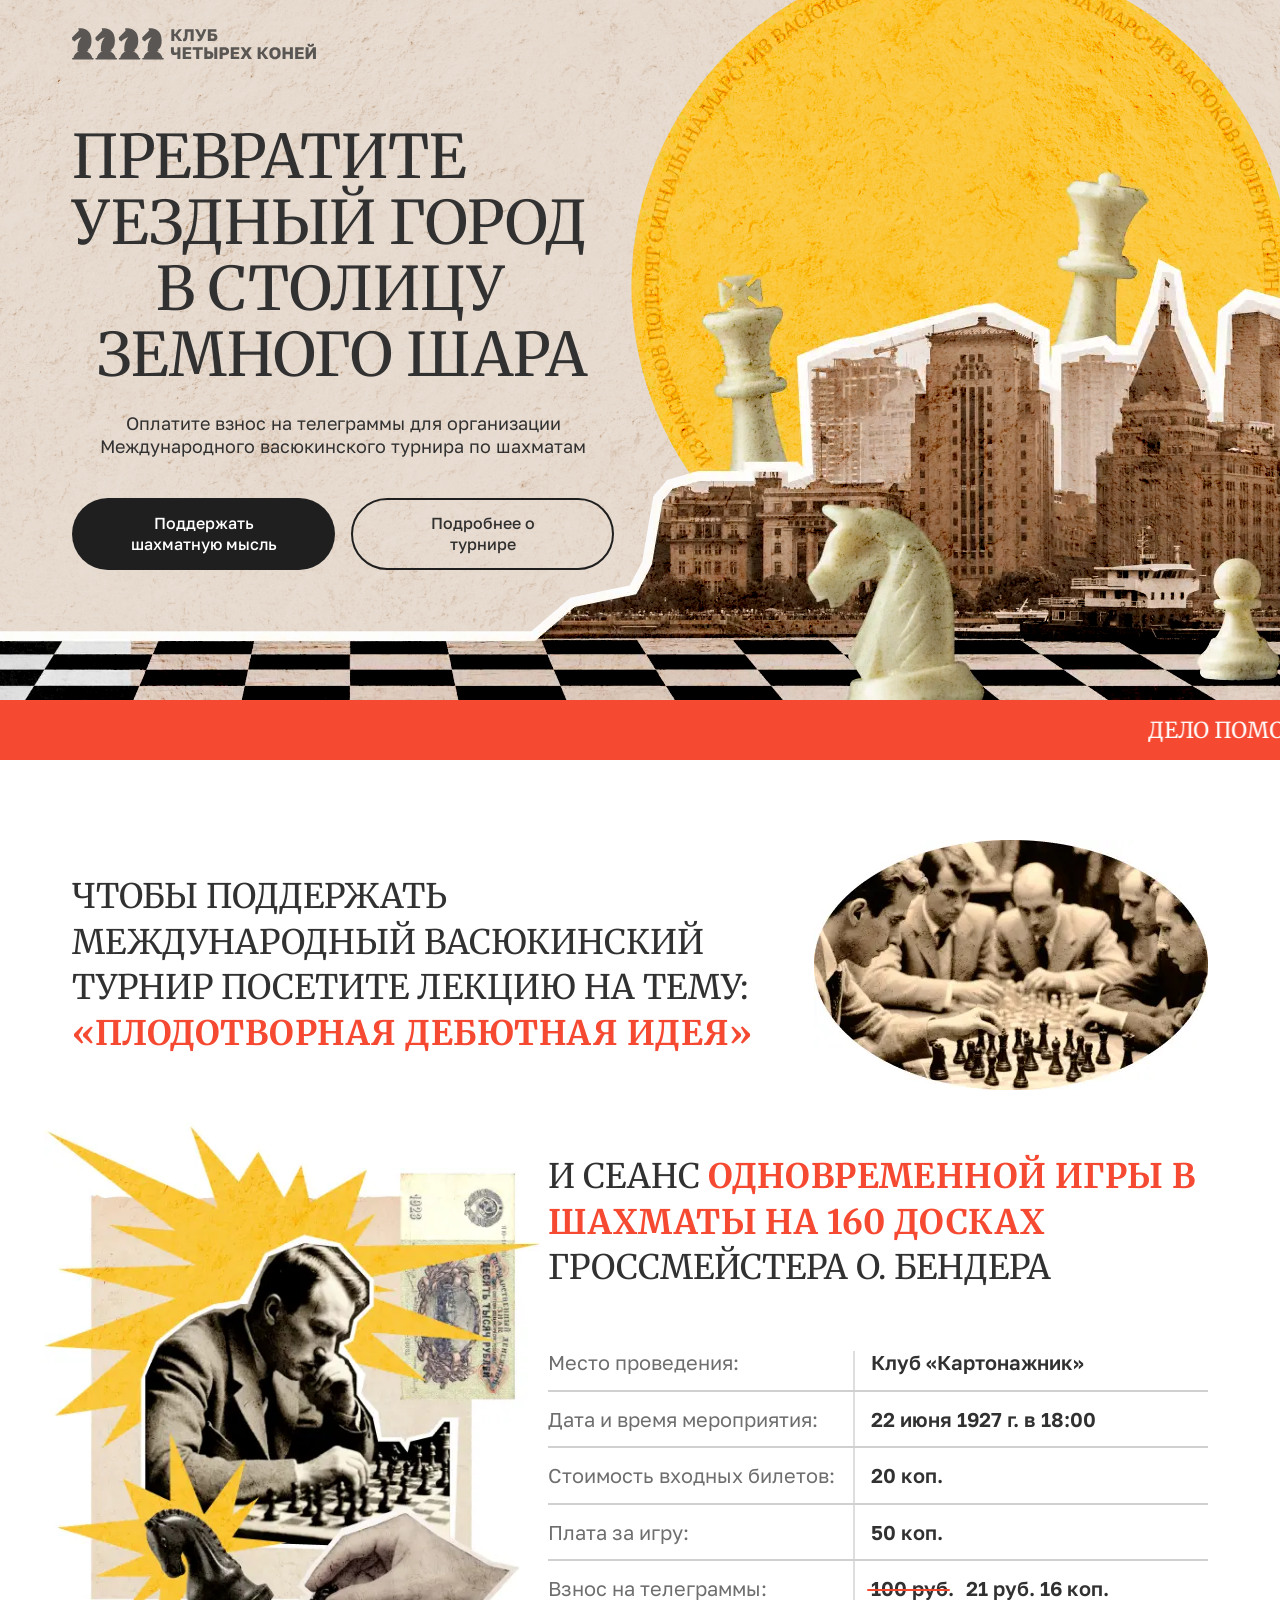
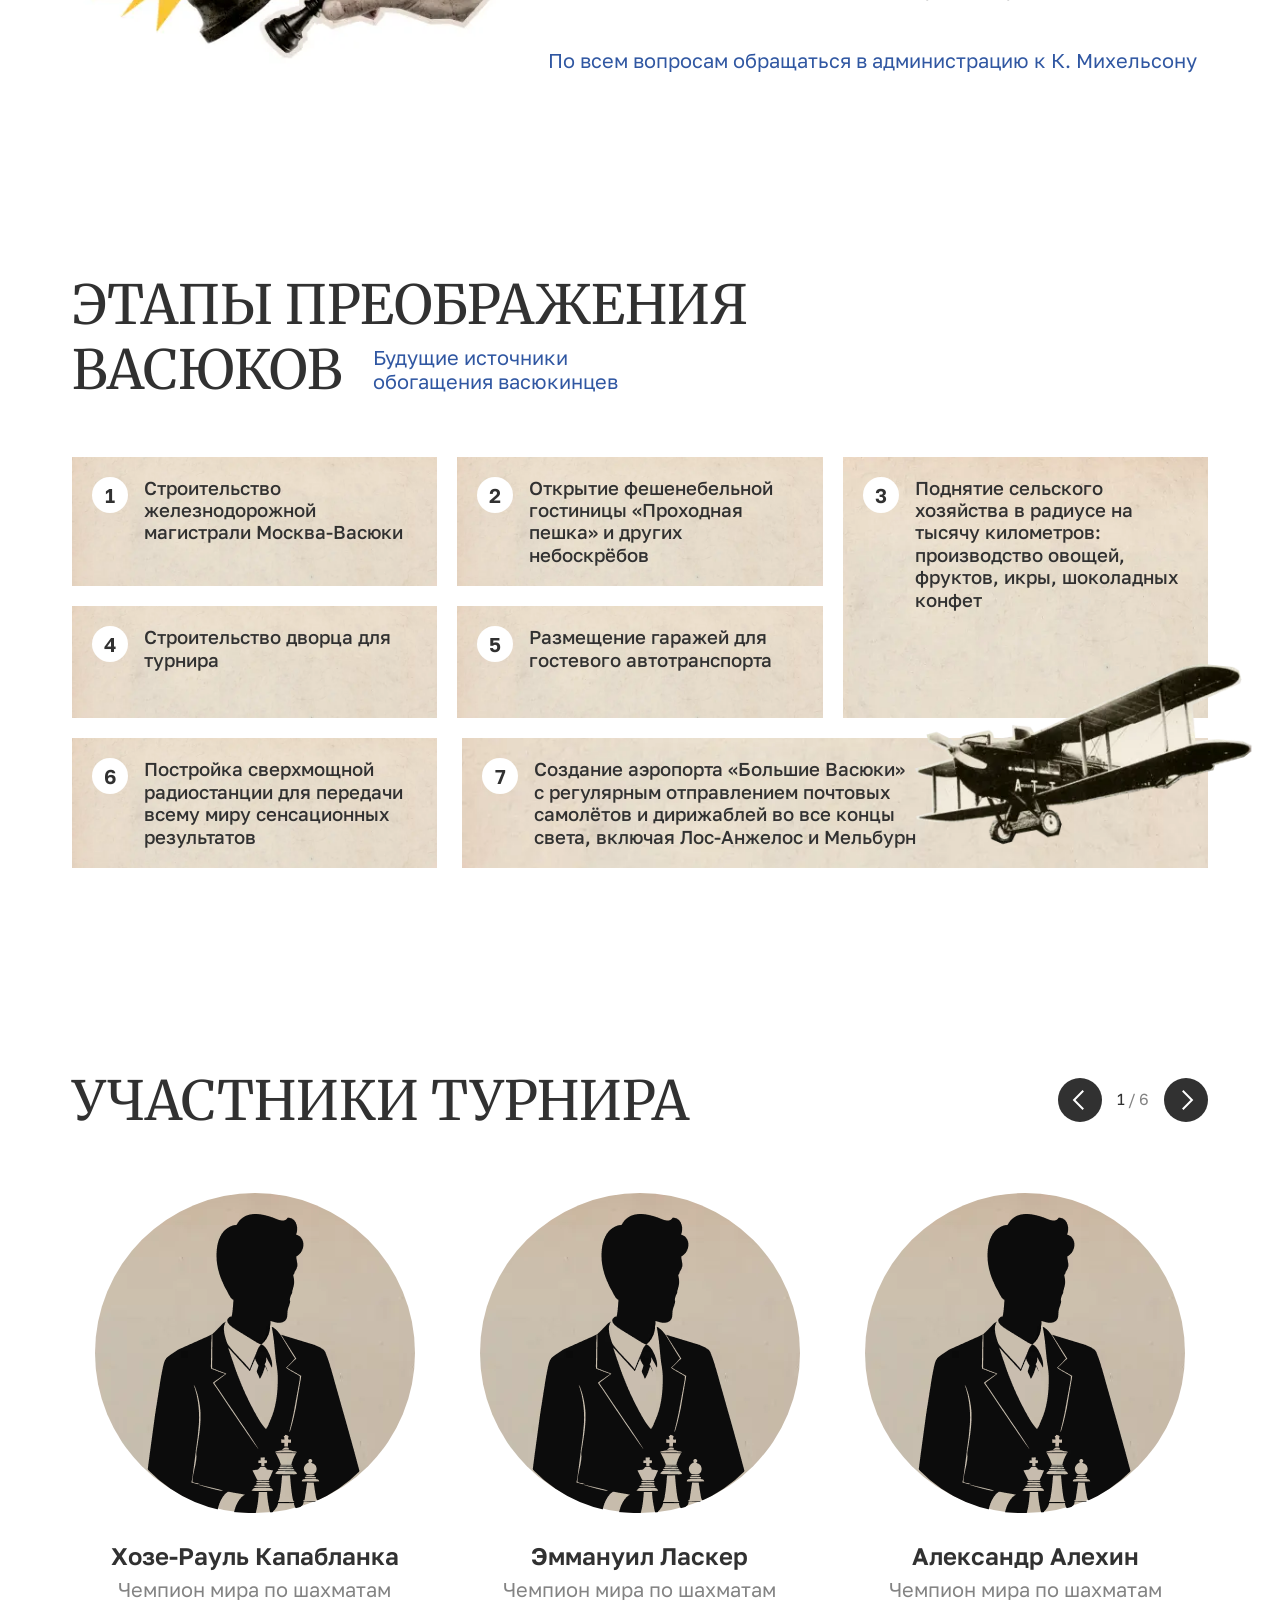
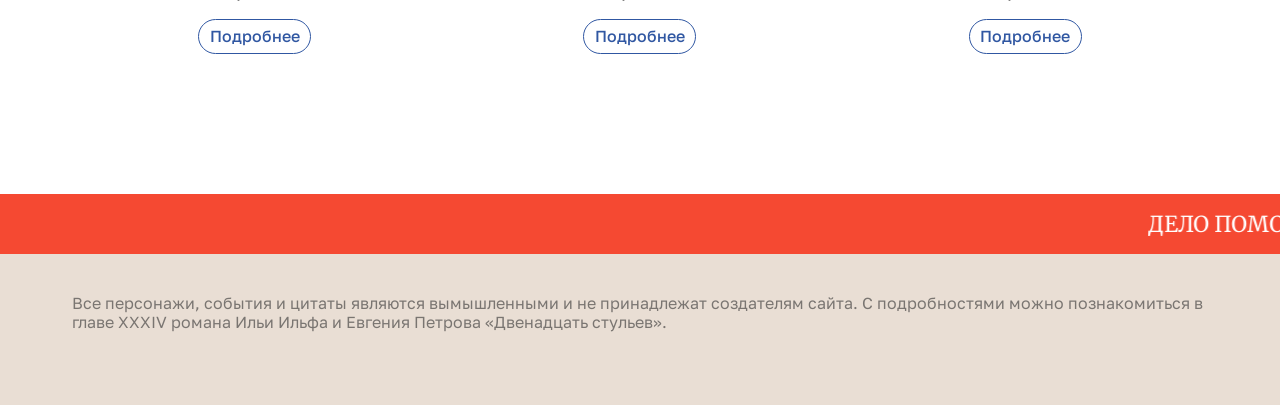
<file: app/index.html>
<!DOCTYPE html>
<html lang="en">

<head>
  <meta charset="UTF-8">
  <meta http-equiv="X-UA-Compatible" content="IE=edge">
  <meta name="viewport" content="width=device-width, initial-scale=1.0">

  <title>Test Landing for Yandex</title>

  <link rel="stylesheet" type="text/css" href="css/style.min.css" />
  <link rel="shortcut icon" href="images/favicon.png">

  <meta name="Author" content="Ilia Green">
  <meta name="Address" content="Russia">
</head>

<body>

  <header class="header">
    <div class="container">

      <div class="logotype">
        <a href="#"><img src="images/logotype.svg" alt="Logotype"></a>
      </div>

      <div class="content">

        <div class="content__title">
          <h1>Превратите</br>
            <span>у</span>ездный город</br>
            <span>в столицу</span>
            <span>земного шара</span>
          </h1>
        </div>

        <div class="content__description">
          <p>
            Оплатите взнос на телеграммы для организации Международного васюкинского турнира по шахматам
          </p>
        </div>

        <div class="content__btns">
          <a href="#support">Поддержать шахматную мысль</a>
          <a href="#stages">Подробнее о турнире</a>
        </div>

      </div>

    </div>
  </header>
<div class="running-line">
  <div class="running-line__container">
    <marquee behavior="" direction="left">
      <span>Дело помощи утопающим — дело рук самих утопающих!</span>
      <span>Шахматы двигают вперед не только культуру, но и экономику!</span>
      <span>Лед тронулся, господа присяжные заседатели!</span>
    </marquee>
  </div>
</div>
<div id="support" class="support">
  <div class="container">
    <div class="support__wrapper">

      <div class="support__header">
        <div class="">
          <p>Чтобы поддержать Международный васюкинский турнир </p>
          <img src="images/support_header_image.webp" alt="People play chess">
          <p>посетите лекцию на тему: <span>«Плодотворная дебютная идея»</span></p>
        </div>
      </div>

      <div class="support__main">

        <div class="support__main-imageWrap">
          <img src="images/support_main_image.webp" alt="Man play chess">
        </div>

        <div class="support__main-textWrap">

          <div class="support__main-header">
            <p>и Сеанс <span>одновременной игры в шахматы на 160 досках</span> гроссмейстера О. Бендера</p>
          </div>

          <div class="support__main-content">

            <div class="support__main-content-row">
              <div class=""><p>Место проведения:</p></div>
              <div class=""><p>Клуб «Картонажник»</p></div>
            </div>

            <div class="support__main-content-row">
              <div class=""><p>Дата и время мероприятия:</p></div>
              <div class=""><p>22 июня 1927 г. в 18:00</p></div>
            </div>

            <div class="support__main-content-row">
              <div class=""><p>Стоимость входных билетов:</p></div>
              <div class=""><p>20 коп.</p></div>
            </div>

            <div class="support__main-content-row">
              <div class=""><p>Плата за игру:</p></div>
              <div class=""><p>50 коп.</p></div>
            </div>

            <div class="support__main-content-row">
              <div class=""><p>Взнос на телеграммы:</p></div>
              <div class=""><p>100 руб.</p><p>21 руб. 16 коп.</p></div>
            </div>
          </div>

          <div class="support__main-footer">
            <p>По всем вопросам обращаться в администрацию к К. Михельсону</p>
          </div>

        </div>

      </div>

    </div>
  </div>
</div>
<div id="stages" class="stages">
  <div class="container">

    <div class="stages__header">
      <h2>Этапы преображения Васюков</h2>
      <p>Будущие источники обогащения васюкинцев</p>
    </div>

    <div class="stages__main">

      <div class="stages__main-1 stages__item stages__item-active">
        <div class="card">
          <div>1</div>
          <p>Строительство железнодорожной магистрали Москва-Васюки</p>
        </div>
        <div class="card">
          <div>2</div>
          <p>Открытие фешенебельной гостиницы «Проходная пешка» и других небоскрёбов</p>
        </div>
      </div>

      <div class="stages__main-2 card stages__item">
        <div>3</div>
        <p>Поднятие сельского хозяйства в радиусе на тысячу километров: производство овощей, фруктов, икры, шоколадных
          конфет</p>
      </div>

      <div class="stages__main-3 stages__item">
        <div class="card">
          <div>4</div>
          <p>Строительство дворца для турнира</p>
        </div>
        <div class="card">
          <div>5</div>
          <p>Размещение гаражей для гостевого автотранспорта</p>
        </div>
      </div>

      <div class="stages__main-4 card stages__item">
        <div>6</div>
        <p>Постройка сверхмощной радиостанции для передачи всему миру сенсационных результатов</p>
      </div>

      <div class="stages__main-5 card stages__item">
        <div>7</div>
        <p>Создание аэропорта «Большие Васюки» с регулярным отправлением почтовых самолётов и дирижаблей во все концы
          света, включая Лос-Анжелос и Мельбурн</p>
      </div>

      <div class="stages__controls">

        <button class="stages__left-btn" disabled>
          <svg width="36" height="36" viewBox="0 0 36 36" fill="none" xmlns="http://www.w3.org/2000/svg">
            <circle cx="18" cy="18" r="18" transform="rotate(-180 18 18)" fill="#313131" />
            <path d="M20.0767 24.923L13.1536 17.9999L20.0767 11.0768" stroke="#ffffff" stroke-width="1.63636"
              stroke-linecap="square" />
          </svg>
        </button>

        <div class="stages__dots">

          <svg class="stages__dots-active" xmlns="http://www.w3.org/2000/svg" width="10" height="10" viewBox="0 0 10 10"
            fill="none">
            <circle cx="5" cy="5" r="5" fill="#D9D9D9" />
          </svg>

          <svg xmlns="http://www.w3.org/2000/svg" width="10" height="10" viewBox="0 0 10 10" fill="none">
            <circle cx="5" cy="5" r="5" fill="#D9D9D9" />
          </svg>

          <svg xmlns="http://www.w3.org/2000/svg" width="10" height="10" viewBox="0 0 10 10" fill="none">
            <circle cx="5" cy="5" r="5" fill="#D9D9D9" />
          </svg>

          <svg xmlns="http://www.w3.org/2000/svg" width="10" height="10" viewBox="0 0 10 10" fill="none">
            <circle cx="5" cy="5" r="5" fill="#D9D9D9" />
          </svg>

          <svg xmlns="http://www.w3.org/2000/svg" width="10" height="10" viewBox="0 0 10 10" fill="none">
            <circle cx="5" cy="5" r="5" fill="#D9D9D9" />
          </svg>
        </div>

        <button class="stages__right-btn">
          <svg width="36" height="36" viewBox="0 0 36 36" fill="none" xmlns="http://www.w3.org/2000/svg">
            <circle cx="18" cy="18" r="18" fill="#313131" />
            <path d="M15.9233 11.0769L22.8464 18L15.9233 24.9231" stroke="#ffffff" stroke-width="1.63636"
              stroke-linecap="square" />
          </svg>
        </button>

      </div>

      <div class="stages__main-image">
        <img src="images/stages_plane.webp" alt="Old plane">
      </div>

    </div>

  </div>
</div>
<div class="members">
  <div class="container">
    <div class="members__wrapper">

      <div class="members__title">
        <h2>Участники турнира</h2>
      </div>

      <div class="members__main">

        <div class="members__main-card members__main-card_active">
          <div>
            <img src="images/members_card-img.webp" alt="Man with chess, vector">
          </div>
          <p>Хозе-Рауль Капабланка</p>
          <span>Чемпион мира по шахматам</span>
          <a href="#!">Подробнее</a>
        </div>

        <div class="members__main-card members__main-card_active">
          <div>
            <img src="images/members_card-img.webp" alt="Man with chess, vector">
          </div>
          <p>Эммануил Ласкер</p>
          <span>Чемпион мира по шахматам</span>
          <a href="#!">Подробнее</a>
        </div>

        <div class="members__main-card members__main-card_active">
          <div>
            <img src="images/members_card-img.webp" alt="Man with chess, vector">
          </div>
          <p>Александр Алехин</p>
          <span>Чемпион мира по шахматам</span>
          <a href="#!">Подробнее</a>
        </div>

        <div class="members__main-card">
          <div>
            <img src="images/members_card-img.webp" alt="Man with chess, vector">
          </div>
          <p>Арон Нимцович</p>
          <span>Чемпион мира по шахматам</span>
          <a href="#!">Подробнее</a>
        </div>

        <div class="members__main-card">
          <div>
            <img src="images/members_card-img.webp" alt="Man with chess, vector">
          </div>
          <p>Рихард Рети</p>
          <span>Чемпион мира по шахматам</span>
          <a href="#!">Подробнее</a>
        </div>

        <div class="members__main-card">
          <div>
            <img src="images/members_card-img.webp" alt="Man with chess, vector">
          </div>
          <p>Остап Бендер</p>
          <span>Чемпион мира по шахматам</span>
          <a href="#!">Подробнее</a>
        </div>     

      </div>

      <div class="members__controls">

        <button id="members__leftBtn">
          <svg xmlns="http://www.w3.org/2000/svg" width="44" height="44" viewBox="0 0 44 44" fill="none">
            <circle cx="22" cy="22" r="22" transform="rotate(-180 22 22)" fill="#313131" />
            <path d="M24.5382 30.4614L16.0767 21.9999L24.5382 13.5384" stroke="white" stroke-width="2"
              stroke-linecap="square" />
          </svg>
        </button>

        <div>
          <p id="members__currentSlide">1</p>
          <span>/</span>
          <p id="members__totalSlide">6</p>
        </div>

        <button id="members__rightBtn">
          <svg xmlns="http://www.w3.org/2000/svg" width="44" height="44" viewBox="0 0 44 44" fill="none">
            <circle cx="22" cy="22" r="22" fill="#313131" />
            <path d="M19.4618 13.5383L27.9233 21.9999L19.4618 30.4614" stroke="white" stroke-width="2"
              stroke-linecap="square" />
          </svg>
        </button>

      </div>

    </div>
  </div>
</div>
<div class="running-line">
  <div class="running-line__container">
    <marquee behavior="" direction="left">
      <span>Дело помощи утопающим — дело рук самих утопающих!</span>
      <span>Шахматы двигают вперед не только культуру, но и экономику!</span>
      <span>Лед тронулся, господа присяжные заседатели!</span>
    </marquee>
  </div>
</div>
<footer class="footer">
  <div class="container">
    <p>
      Все персонажи, события и цитаты являются вымышленными и не принадлежат создателям сайта. С подробностями можно
      познакомиться в главе XXXIV романа Ильи Ильфа и Евгения Петрова «Двенадцать стульев».
    </p>
  </div>
</footer>

<script src="js/main.min.js"></script>

</body>

</html>
</file>
<file: app/css/style.min.css>
@import"https://fonts.googleapis.com/css2?family=Golos+Text:wght@400;500;600;700&family=Merriweather&family=Montserrat:wght@500;600&display=swap";*{padding:0;margin:0;border:0}*,::after,::before{box-sizing:border-box}:active,:focus{outline:0}aside,footer,header,img,main,nav,section{display:block}body,html{height:100%;width:100%;font-size:100%;line-height:1;-ms-text-size-adjust:100%;-moz-text-size-adjust:100%;-webkit-text-size-adjust:100%}button,h1,h2,h3,h4,h5,h6,input,textarea{font-family:inherit;font-size:inherit;font-weight:400}input::-ms-clear{display:none}button{cursor:pointer}button::-moz-focus-inner{padding:0;border:0}a,a:hover,a:link,a:visited{text-decoration:none}ul,ul li{list-style:none}img,svg{max-width:100%;height:auto}:root{--mainColor: #313131}html{scroll-behavior:smooth}body{font-family:"Golos Text",sans-serif}.container{--width: 1222px;--padding: 72px;max-width:calc(var(--width) + var(--padding)*2);margin:0 auto;padding:0 var(--padding)}@media(max-width: 1200px){.container{--padding: 8vw}}@media(max-width: 375px){.container{--padding: 20px}}.header{padding:26px 0 132px 0;position:relative;background-color:#e9ded4}@media(max-width: 1366px){.header{padding:26px 0 130px 0}}@media(max-width: 1200px){.header{padding:96px 0 130px 0}}@media(max-width: 375px){.header{padding:18px 0 291px 0}}.header::after{content:"";position:absolute;top:0;left:0;width:100%;height:100%;background:url(../images/header_bg.webp),#e9ded4 50%/cover no-repeat;mix-blend-mode:color-burn}.header::before{content:"";position:absolute;left:0;bottom:0;background-image:url("../images/header_image_1920.webp");background-position:center;background-repeat:no-repeat;width:100%;height:100%}@media(max-width: 1200px){.header::before{background-image:url("../images/header_image_1366.webp")}}@media(max-width: 375px){.header::before{background-image:url("../images/header_image_375.webp");background-position:bottom center}}.header .logotype{position:relative;z-index:1}@media(max-width: 1200px){.header .logotype img{min-width:213px;width:34vw}}@media(max-width: 375px){.header .logotype img{width:213px;height:32px}}.header .content{margin-top:62px;max-width:542px;position:relative;z-index:1}@media(max-width: 1200px){.header .content{margin-top:80px}}@media(max-width: 375px){.header .content{margin-top:40px}}.header .content__title{color:#060606}@media(max-width: 1366px){.header .content__title{color:var(--mainColor)}}.header .content__title h1{display:inline-block;font-family:"Merriweather",serif;font-size:60px;font-weight:400;line-height:1.1;text-transform:uppercase}@media(max-width: 1200px){.header .content__title h1{font-size:clamp(28px,5vw,60px)}}@media(max-width: 375px){.header .content__title h1{width:100%;font-size:9.6vw;height:160px}}.header .content__title h1 span:nth-child(2){letter-spacing:2px}@media(max-width: 375px){.header .content__title h1 span:nth-child(2){letter-spacing:1.236px}}.header .content__title h1 span:nth-child(4){display:block;text-align:center}@media(max-width: 375px){.header .content__title h1 span:nth-child(4){margin-top:2px;margin-left:6px}}.header .content__title h1 span:nth-child(5){display:block;text-align:right}.header .content__description{margin-top:24px}@media(max-width: 1200px){.header .content__description{display:none}}@media(max-width: 375px){.header .content__description{display:block}}.header .content__description p{height:46px;font-family:"Montserrat",sans-serif;color:#151515;text-align:center;font-size:18px;font-weight:500;line-height:1.3}@media(max-width: 1366px){.header .content__description p{font-family:"Golos Text",sans-serif;color:var(--mainColor);font-weight:400}}@media(max-width: 375px){.header .content__description p{text-align:left;height:69px;font-size:4.8vw}}.header .content__btns{margin-top:40px;display:flex;gap:16px}@media(max-width: 1200px){.header .content__btns{display:none}}@media(max-width: 375px){.header .content__btns{display:grid;margin-top:32px;gap:14px}}.header .content__btns a{width:263px;height:70px;display:flex;padding:20px 49px;justify-content:center;align-items:center;border-radius:66px;font-family:"Montserrat",sans-serif;font-size:16px;font-weight:600;line-height:1.2;text-align:center;-webkit-tap-highlight-color:rgba(0,0,0,0)}@media(max-width: 1366px){.header .content__btns a{height:72px;font-family:"Golos Text",sans-serif;font-weight:500;line-height:1.3}}@media(max-width: 375px){.header .content__btns a{width:100%;height:47px;display:inline-flex;padding:18px 20px;font-size:4.27vw}}.header .content__btns a:nth-child(1){color:#fff;background-color:#1f1f1f}.header .content__btns a:nth-child(1):hover{color:#1f1f1f;background-color:#fbce51;transition:.5s}.header .content__btns a:nth-child(2){color:#303030;border:2px solid #1f1f1f}@media(max-width: 375px){.header .content__btns a:nth-child(2){border:none;background-color:#fff;padding-left:30px}}.header .content__btns a:nth-child(2):hover{color:#fff;background-color:#1f1f1f;transition:.5s}.running-line{background-color:#f54932;padding:18px 0;overflow:hidden}@media(max-width: 375px){.running-line{padding:10px 0}}.running-line__container{max-width:2335px;margin:0 auto;display:flex}.running-line__container span{margin-right:30px;position:relative;color:#fff;font-family:"Merriweather",serif;font-size:22px;font-weight:400;line-height:1.1;text-transform:uppercase;white-space:nowrap}@media(max-width: 375px){.running-line__container span{font-size:16px}}.running-line__container span::before{content:"";position:absolute;width:6px;height:6px;border-radius:50%;background-color:#fff;top:50%;transform:translateY(-50%);right:-18px}.support{padding:80px 0 100px 0}@media(max-width: 375px){.support{padding:48px 0 60px 0}}.support__wrapper{display:grid;gap:64px}@media(max-width: 375px){.support__wrapper{gap:21px}}.support__header{position:relative;min-height:250px;display:flex;align-items:center}@media(max-width: 1200px){.support__header{min-height:auto}}.support__header div{max-width:764px}@media(max-width: 1366px){.support__header div{max-width:55.93vw}}@media(max-width: 1200px){.support__header div{max-width:100%}}.support__header p{display:inline;color:var(--mainColor);font-family:"Merriweather",serif;font-size:36px;font-weight:400;line-height:1.35;text-transform:uppercase}@media(max-width: 1366px){.support__header p{font-size:clamp(30px,2.64vw,36px)}}@media(max-width: 1200px){.support__header p{display:grid;text-align:center}}@media(max-width: 375px){.support__header p{text-align:left;font-size:7.47vw;line-height:1.36}}.support__header p span{color:#f54932;font-weight:700;letter-spacing:.5px}@media(max-width: 375px){.support__header p span{letter-spacing:.4px}}.support__header img{position:absolute;top:50%;transform:translate(0%, -50%);right:0;width:394px}@media(max-width: 1200px){.support__header img{position:relative;transform:none;margin:48px auto;max-width:394px;width:100%}}@media(max-width: 375px){.support__header img{margin:24px auto 24.44px auto}}.support__main{position:relative}.support__main-imageWrap{position:absolute;top:-46px;left:-28px}@media(max-width: 1366px){.support__main-imageWrap{width:38.8vw}}@media(max-width: 1200px){.support__main-imageWrap{position:relative;margin:0 auto;max-width:530px;width:100%;top:unset;left:unset}}@media(max-width: 375px){.support__main-imageWrap{margin:0 -20px;width:calc(100% + 40px);max-width:100vw}}.support__main-textWrap{max-width:704px;margin:0 0 0 auto}@media(max-width: 1366px){.support__main-textWrap{max-width:51.54vw}}@media(max-width: 1200px){.support__main-textWrap{max-width:100%}}@media(max-width: 375px){.support__main-textWrap{margin-top:9px}}.support__main-header p{max-width:680px;color:var(--mainColor);font-family:"Merriweather",serif;font-size:36px;font-weight:400;line-height:1.35;text-transform:uppercase}@media(max-width: 1366px){.support__main-header p{font-size:clamp(30px,2.64vw,36px);max-width:none}}@media(max-width: 1200px){.support__main-header p{text-align:center}}@media(max-width: 375px){.support__main-header p{text-align:left;font-size:7.47vw}}.support__main-header p span{color:#f54932;font-weight:700;letter-spacing:.4px}.support__main-content{margin-top:60px;display:flex;flex-direction:column;color:var(--mainColor);font-size:20px;font-weight:400;line-height:1.13;white-space:nowrap}@media(max-width: 375px){.support__main-content{margin-top:29px}}.support__main-content-row{display:flex;border-bottom:2px solid #d0d0d0}@media(max-width: 1200px){.support__main-content-row{padding:16px 0;flex-wrap:wrap;gap:12px}}.support__main-content-row div{padding:16px}@media(max-width: 1200px){.support__main-content-row div{padding:0px}}.support__main-content-row div:nth-child(odd){min-width:307px;border-right:2px solid #d0d0d0;padding-left:0px;opacity:.7}@media(max-width: 1200px){.support__main-content-row div:nth-child(odd){border-right:none;min-width:unset}}.support__main-content-row div:nth-child(even){width:100%;font-weight:600}@media(max-width: 1200px){.support__main-content-row div:nth-child(even){width:unset}}.support__main-content-row:nth-child(1) div{padding-top:0px}.support__main-content-row:nth-child(5){border-bottom:none}.support__main-content-row:nth-child(5) div{padding-bottom:0px}.support__main-content-row:nth-child(5) div:nth-child(2){display:flex;gap:12px}.support__main-content-row:nth-child(5) div:nth-child(2) p:nth-child(1){position:relative}.support__main-content-row:nth-child(5) div:nth-child(2) p:nth-child(1)::before{position:absolute;content:"";top:50%;left:-4px;width:100%;height:2px;background-color:#f54932;border-radius:2px}.support__main-footer{margin-top:48px}@media(max-width: 375px){.support__main-footer{margin-top:29px}}.support__main-footer p{color:#3057a2;font-size:20px;font-weight:400;line-height:1.2}@media(max-width: 375px){.support__main-footer p{font-size:18px}}.stages{padding:101px 0 99px 0}@media(max-width: 375px){.stages{padding:60px 0 60px 0}}.stages__header{position:relative;max-width:806px}@media(max-width: 1200px){.stages__header{max-width:unset}}.stages__header h2{color:var(--mainColor);font-family:"Merriweather",serif;font-size:54px;font-weight:400;line-height:1.2;text-transform:uppercase}@media(max-width: 1200px){.stages__header h2{font-size:clamp(36px,4.5vw,54px)}}@media(max-width: 375px){.stages__header h2{font-size:clamp(28px,9.6vw,36px);line-height:1.1}}.stages__header p{position:absolute;top:72px;left:301px;width:280px;color:#3057a2;font-size:20px;font-weight:400;line-height:1.2}@media(max-width: 1200px){.stages__header p{margin-top:14px;position:relative;top:unset;left:unset;width:unset}}@media(max-width: 375px){.stages__header p{font-size:18px}}.stages__main{margin-top:54px;position:relative;display:grid;grid-template-columns:repeat(3, 1fr);gap:20px}@media(max-width: 1200px){.stages__main{margin-top:180px;grid-template-columns:unset;margin-left:20px;margin-right:20px}}@media(max-width: 375px){.stages__main{margin-top:147px;margin-left:0px;margin-right:0px}}.stages__main-1{grid-area:1/1/2/3;display:grid;grid-template-columns:repeat(2, 1fr);gap:20px}@media(max-width: 1200px){.stages__main-1{grid-area:unset;grid-template-columns:unset;gap:28px;background-image:url("../images/stages_bg.webp");background-position:center;background-repeat:no-repeat;background-size:cover;height:300px}}@media(max-width: 375px){.stages__main-1{height:300px}}@media(max-width: 1200px){.stages__main-1 div:nth-child(1){padding-bottom:0;background-image:none}}@media(max-width: 1200px){.stages__main-1 div:nth-child(2){padding-top:0;background-image:none}}.stages__main-2{grid-area:1/3/3/4;display:grid;grid-template-columns:36px 1fr}@media(max-width: 1200px){.stages__main-2{grid-area:unset;height:300px}}@media(max-width: 375px){.stages__main-2{height:300px}}.stages__main-3{grid-area:2/1/3/3;display:grid;grid-template-columns:repeat(2, 1fr);gap:20px}@media(max-width: 1200px){.stages__main-3{grid-area:unset;grid-template-columns:unset;gap:28px;background-image:url("../images/stages_bg.webp");background-position:center;background-repeat:no-repeat;background-size:cover;height:300px}}@media(max-width: 375px){.stages__main-3{height:300px}}@media(max-width: 1200px){.stages__main-3 div:nth-child(1){padding-bottom:0;background-image:none}}@media(max-width: 1200px){.stages__main-3 div:nth-child(2){padding-top:0;background-image:none}}.stages__main-4{grid-area:3/1/4/2;display:grid;grid-template-columns:36px 1fr}@media(max-width: 1200px){.stages__main-4{grid-area:unset;height:300px}}@media(max-width: 375px){.stages__main-4{height:300px}}.stages__main-5{grid-area:3/2/4/4;margin-left:5px;display:grid;grid-template-columns:36px 1fr}@media(max-width: 1200px){.stages__main-5{grid-area:unset;margin-left:0px;height:300px}}@media(max-width: 375px){.stages__main-5{height:300px}}.stages__main-5 p{max-width:clamp(300px,30vw,410px)}@media(max-width: 1200px){.stages__main-5 p{max-width:unset}}.stages__main .card{min-height:112px;display:flex;padding:20px;gap:0 16px;background-image:url("../images/stages_bg.webp");background-position:center;background-repeat:no-repeat;background-size:cover;color:var(--mainColor)}@media(max-width: 1200px){.stages__main .card{padding:62px 20px 33px 20px}}.stages__main .card div{display:flex;justify-content:center;align-items:center;min-width:36px;height:36px;border-radius:60px;background:#fff;font-size:20px;font-weight:600;line-height:1.2}.stages__main .card p{font-size:20px;font-weight:500;line-height:1.2}@media(max-width: 1366px){.stages__main .card p{font-size:clamp(18px,1.46vw,20px)}}@media(max-width: 1200px){.stages__main .card p{font-size:clamp(18px,2.33vw,28px)}}@media(max-width: 375px){.stages__main .card p{font-size:clamp(16px,4.8vw,18px);line-height:1.23}}.stages__main-image{position:absolute;bottom:-2px;right:-64px;user-select:none}@media(max-width: 1366px){.stages__main-image{width:clamp(350px,29.36vw,401px)}}@media(max-width: 1200px){.stages__main-image{top:-160px;left:12px;bottom:unset;right:unset;width:unset;transform:rotate(-4deg)}}@media(max-width: 375px){.stages__main-image{top:-130px;left:12px;max-width:335px;width:100%}}@media(max-width: 1200px){.stages .stages__item{animation:fadeInOut 1s;display:none}}@media(max-width: 1200px){.stages .stages__item-active{display:grid}}.stages .stages__controls{display:none;margin:8px auto 0 auto}@media(max-width: 1200px){.stages .stages__controls{display:flex;gap:16px;flex-wrap:nowrap;justify-content:space-between;align-items:center}}.stages .stages__controls button{width:36px;height:36px;background-color:rgba(0,0,0,0);-webkit-tap-highlight-color:rgba(0,0,0,0)}.stages .stages__controls button:hover svg circle{fill:#fbce51;transition:.5s}.stages .stages__controls button:disabled{opacity:.2}.stages .stages__controls button:disabled:hover svg circle{fill:var(--mainColor)}.stages .stages__dots{display:flex;gap:6px;-webkit-tap-highlight-color:rgba(0,0,0,0)}.stages .stages__dots-active circle{fill:#313131}.stages .stages__dots svg{cursor:pointer}.stages .stages__dots svg:hover circle{fill:#fbce51;transition:.5s}@keyframes fadeInOut{0%{opacity:0}100%{opacity:1}}.members{padding:102px 0 140px 0}@media(max-width: 375px){.members{padding:60px 0 100px 0}}.members__wrapper{position:relative}.members__title{max-width:806px;color:var(--mainColor);font-family:"Merriweather",serif;font-size:54px;font-weight:400;line-height:1.2;text-transform:uppercase}@media(max-width: 1200px){.members__title{font-size:clamp(36px,4.5vw,54px)}}@media(max-width: 375px){.members__title{font-size:clamp(28px,9.6vw,36px);line-height:1.14}}.members__main{margin-top:59px;display:grid;grid-template-columns:repeat(3, 1fr);gap:20px}@media(max-width: 1200px){.members__main{grid-template-columns:unset}}@media(max-width: 375px){.members__main{margin-top:38px}}.members__main-card{display:none;animation:fadeInOut 1s}.members__main-card div{display:flex;align-items:flex-end;justify-content:center;width:320px;height:320px;margin:0 auto;background:url("../images/members_card-bg.webp");border-radius:50%}@media(max-width: 1200px){.members__main-card div{width:unset;max-width:320px;height:auto}}@media(max-width: 375px){.members__main-card div{max-width:unset;height:unset;width:244px;height:244px}}.members__main-card div img{border-radius:48%}@media(max-width: 375px){.members__main-card div img{max-height:220px}}.members__main-card p{margin-top:28px;display:block;color:var(--mainColor);font-size:24px;font-weight:600;line-height:1.26;text-align:center}.members__main-card span{margin-top:6px;display:block;color:var(--mainColor);font-size:20px;font-weight:400;line-height:1.2;opacity:.6;text-align:center}.members__main-card a{margin:18px auto 0 auto;display:flex;width:113px;height:35px;justify-content:center;align-items:center;border-radius:62px;border:1px solid #3057a2;color:#3057a2;font-size:16px;font-weight:500;line-height:1.2;text-align:center;-webkit-tap-highlight-color:rgba(0,0,0,0)}@media(max-width: 375px){.members__main-card a{margin:20px auto 0 auto}}.members__main-card a:hover{color:#fff;background-color:#3057a2;transition:.5s}.members__main-card_active{display:block}.members__controls{position:absolute;top:9px;right:0;display:flex;justify-content:space-between;align-items:center;gap:15px}@media(max-width: 1200px){.members__controls{position:relative;top:unset;right:unset;margin:41px auto 0 auto;max-width:130px}}@media(max-width: 375px){.members__controls{max-width:130px;gap:12px}}.members__controls button{background-color:unset;width:44px;height:44px;-webkit-tap-highlight-color:rgba(0,0,0,0)}@media(max-width: 375px){.members__controls button{width:36px;height:36px}}.members__controls button:hover svg circle{fill:#fbce51;transition:.5s}.members__controls div{display:flex;gap:3px;color:var(--mainColor);font-size:16px;font-weight:400;line-height:1.2}.members__controls div :nth-child(2){opacity:.6}.members__controls div :nth-child(3){opacity:.6}@keyframes fadeInOut{0%{opacity:0}100%{opacity:1}}.footer{padding:40px 0 72px 0;background-color:#e9ded4}@media(max-width: 375px){.footer{padding:40px 0 60px 0}}.footer p{color:var(--mainColor);font-size:16px;font-weight:400;line-height:1.2;opacity:.6}
</file>
